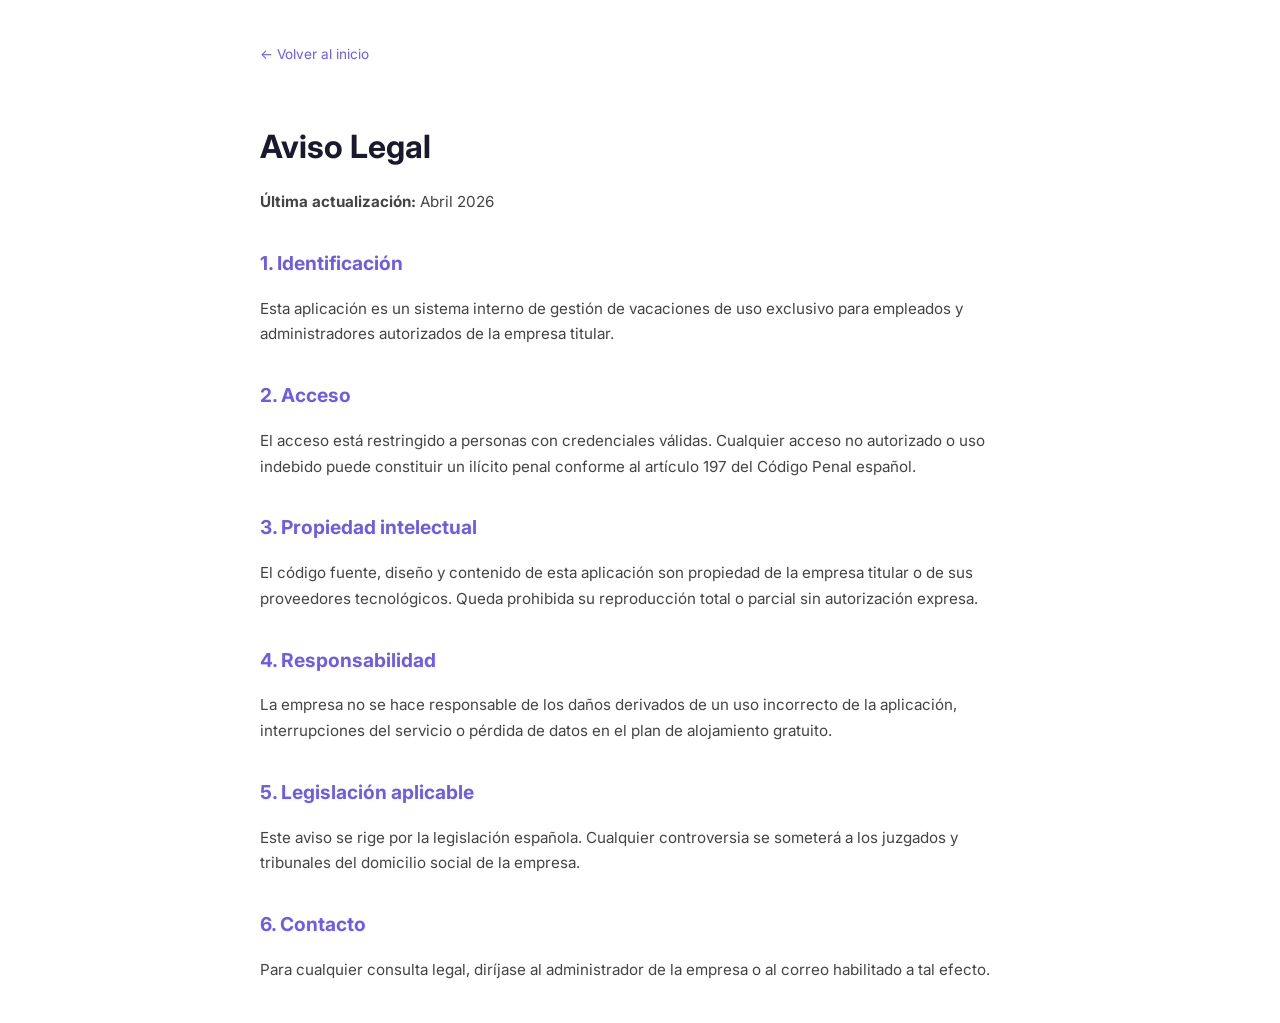
<file: templates/legal.html>
<!DOCTYPE html>
<html lang="es">
<head>
    <meta charset="UTF-8">
    <meta name="viewport" content="width=device-width, initial-scale=1.0">
    <meta name="robots" content="noindex, nofollow">
    <title>Aviso Legal — VacationControl</title>
    <link rel="icon" type="image/svg+xml" href="/static/favicon.svg">
    <link rel="icon" type="image/png" sizes="32x32" href="/static/favicon-32.png">
    <link href="https://fonts.googleapis.com/css2?family=Inter:wght@400;600;700&display=swap" rel="stylesheet">
    <style>
        body { font-family: Inter, sans-serif; max-width: 760px; margin: 40px auto; padding: 0 24px; color: #1a1a2e; line-height: 1.7; }
        h1 { font-size: 2rem; margin-bottom: 4px; }
        h2 { font-size: 1.2rem; margin-top: 2rem; color: #6C5CE7; }
        p, li { font-size: 0.95rem; color: #444; }
        a { color: #6C5CE7; }
        .back { display: inline-block; margin-bottom: 2rem; font-size: 0.85rem; color: #6C5CE7; text-decoration: none; }
    </style>
</head>
<body>
    <a href="/login" class="back">← Volver al inicio</a>
    <h1>Aviso Legal</h1>
    <p><strong>Última actualización:</strong> Abril 2026</p>

    <h2>1. Identificación</h2>
    <p>Esta aplicación es un sistema interno de gestión de vacaciones de uso exclusivo para empleados y administradores autorizados de la empresa titular.</p>

    <h2>2. Acceso</h2>
    <p>El acceso está restringido a personas con credenciales válidas. Cualquier acceso no autorizado o uso indebido puede constituir un ilícito penal conforme al artículo 197 del Código Penal español.</p>

    <h2>3. Propiedad intelectual</h2>
    <p>El código fuente, diseño y contenido de esta aplicación son propiedad de la empresa titular o de sus proveedores tecnológicos. Queda prohibida su reproducción total o parcial sin autorización expresa.</p>

    <h2>4. Responsabilidad</h2>
    <p>La empresa no se hace responsable de los daños derivados de un uso incorrecto de la aplicación, interrupciones del servicio o pérdida de datos en el plan de alojamiento gratuito.</p>

    <h2>5. Legislación aplicable</h2>
    <p>Este aviso se rige por la legislación española. Cualquier controversia se someterá a los juzgados y tribunales del domicilio social de la empresa.</p>

    <h2>6. Contacto</h2>
    <p>Para cualquier consulta legal, diríjase al administrador de la empresa o al correo habilitado a tal efecto.</p>
</body>
</html>
</file>
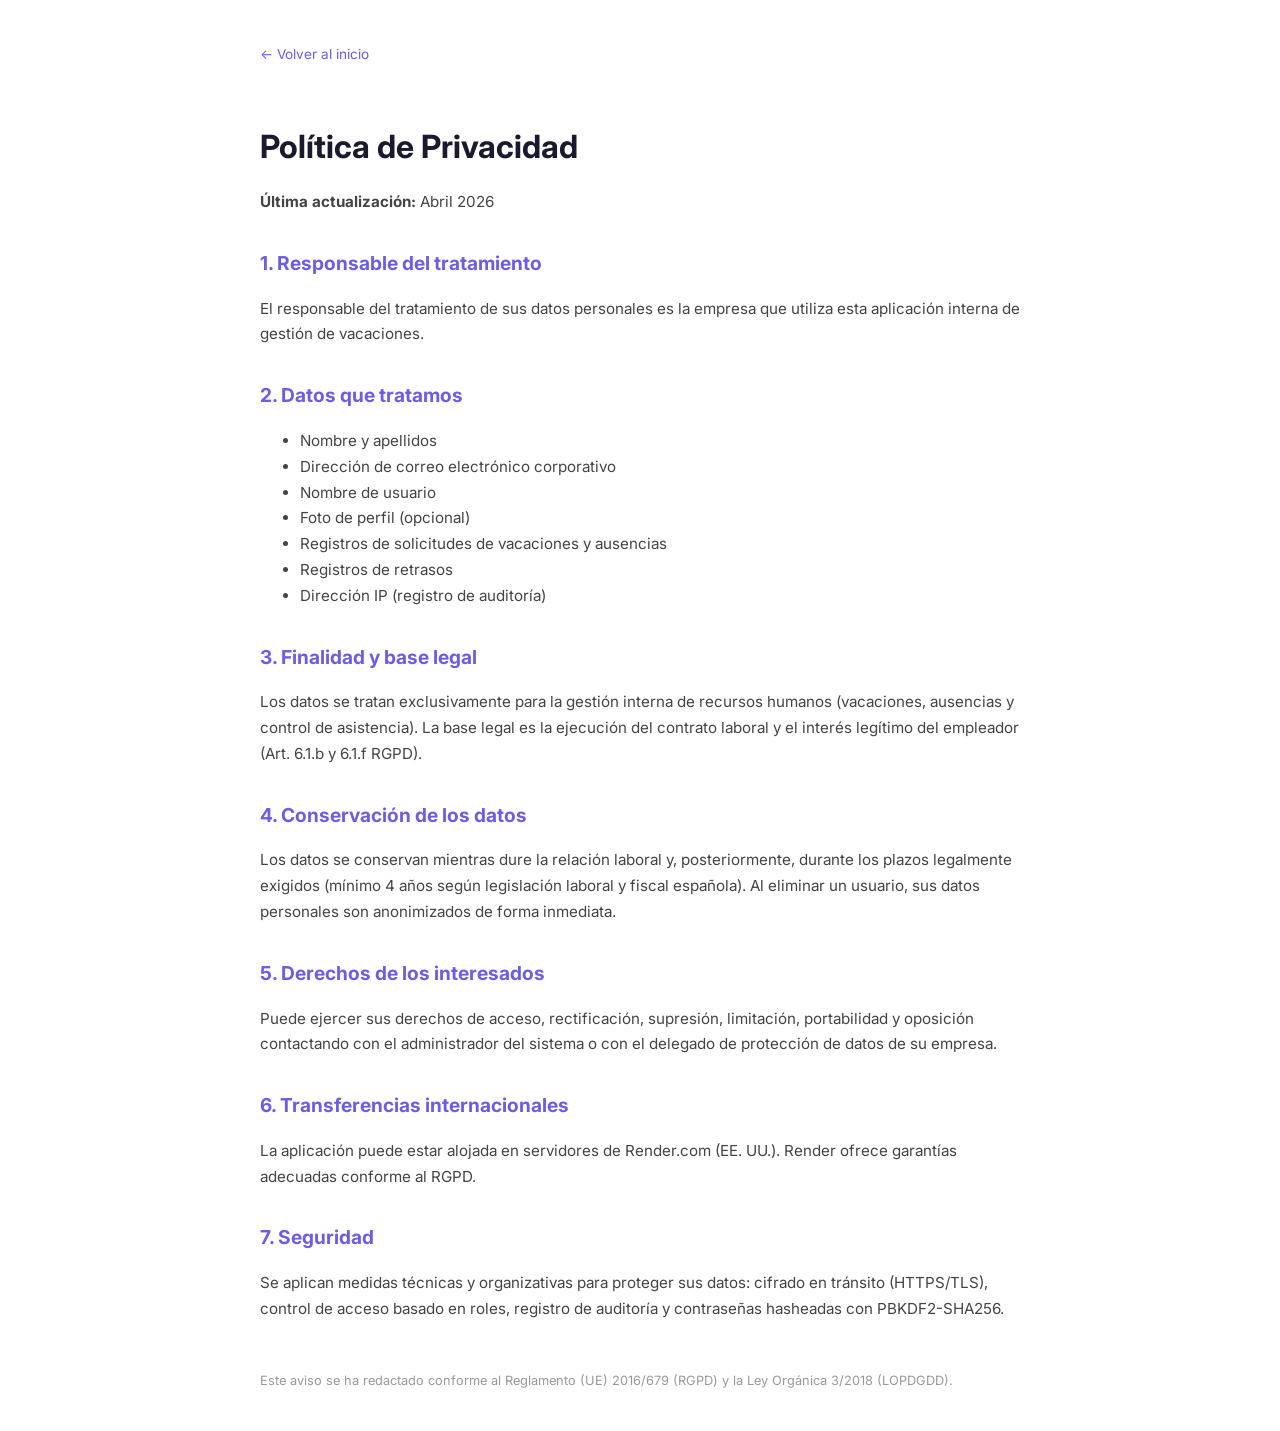
<file: templates/privacy.html>
<!DOCTYPE html>
<html lang="es">
<head>
    <meta charset="UTF-8">
    <meta name="viewport" content="width=device-width, initial-scale=1.0">
    <meta name="robots" content="noindex, nofollow">
    <title>Política de Privacidad — VacationControl</title>
    <link rel="icon" type="image/svg+xml" href="/static/favicon.svg">
    <link rel="icon" type="image/png" sizes="32x32" href="/static/favicon-32.png">
    <link href="https://fonts.googleapis.com/css2?family=Inter:wght@400;600;700&display=swap" rel="stylesheet">
    <style>
        body { font-family: Inter, sans-serif; max-width: 760px; margin: 40px auto; padding: 0 24px; color: #1a1a2e; line-height: 1.7; }
        h1 { font-size: 2rem; margin-bottom: 4px; }
        h2 { font-size: 1.2rem; margin-top: 2rem; color: #6C5CE7; }
        p, li { font-size: 0.95rem; color: #444; }
        a { color: #6C5CE7; }
        .back { display: inline-block; margin-bottom: 2rem; font-size: 0.85rem; color: #6C5CE7; text-decoration: none; }
    </style>
</head>
<body>
    <a href="/login" class="back">← Volver al inicio</a>
    <h1>Política de Privacidad</h1>
    <p><strong>Última actualización:</strong> Abril 2026</p>

    <h2>1. Responsable del tratamiento</h2>
    <p>El responsable del tratamiento de sus datos personales es la empresa que utiliza esta aplicación interna de gestión de vacaciones.</p>

    <h2>2. Datos que tratamos</h2>
    <ul>
        <li>Nombre y apellidos</li>
        <li>Dirección de correo electrónico corporativo</li>
        <li>Nombre de usuario</li>
        <li>Foto de perfil (opcional)</li>
        <li>Registros de solicitudes de vacaciones y ausencias</li>
        <li>Registros de retrasos</li>
        <li>Dirección IP (registro de auditoría)</li>
    </ul>

    <h2>3. Finalidad y base legal</h2>
    <p>Los datos se tratan exclusivamente para la gestión interna de recursos humanos (vacaciones, ausencias y control de asistencia). La base legal es la ejecución del contrato laboral y el interés legítimo del empleador (Art. 6.1.b y 6.1.f RGPD).</p>

    <h2>4. Conservación de los datos</h2>
    <p>Los datos se conservan mientras dure la relación laboral y, posteriormente, durante los plazos legalmente exigidos (mínimo 4 años según legislación laboral y fiscal española). Al eliminar un usuario, sus datos personales son anonimizados de forma inmediata.</p>

    <h2>5. Derechos de los interesados</h2>
    <p>Puede ejercer sus derechos de acceso, rectificación, supresión, limitación, portabilidad y oposición contactando con el administrador del sistema o con el delegado de protección de datos de su empresa.</p>

    <h2>6. Transferencias internacionales</h2>
    <p>La aplicación puede estar alojada en servidores de Render.com (EE. UU.). Render ofrece garantías adecuadas conforme al RGPD.</p>

    <h2>7. Seguridad</h2>
    <p>Se aplican medidas técnicas y organizativas para proteger sus datos: cifrado en tránsito (HTTPS/TLS), control de acceso basado en roles, registro de auditoría y contraseñas hasheadas con PBKDF2-SHA256.</p>

    <p style="margin-top:3rem; font-size:0.8rem; color:#999;">Este aviso se ha redactado conforme al Reglamento (UE) 2016/679 (RGPD) y la Ley Orgánica 3/2018 (LOPDGDD).</p>
</body>
</html>
</file>
